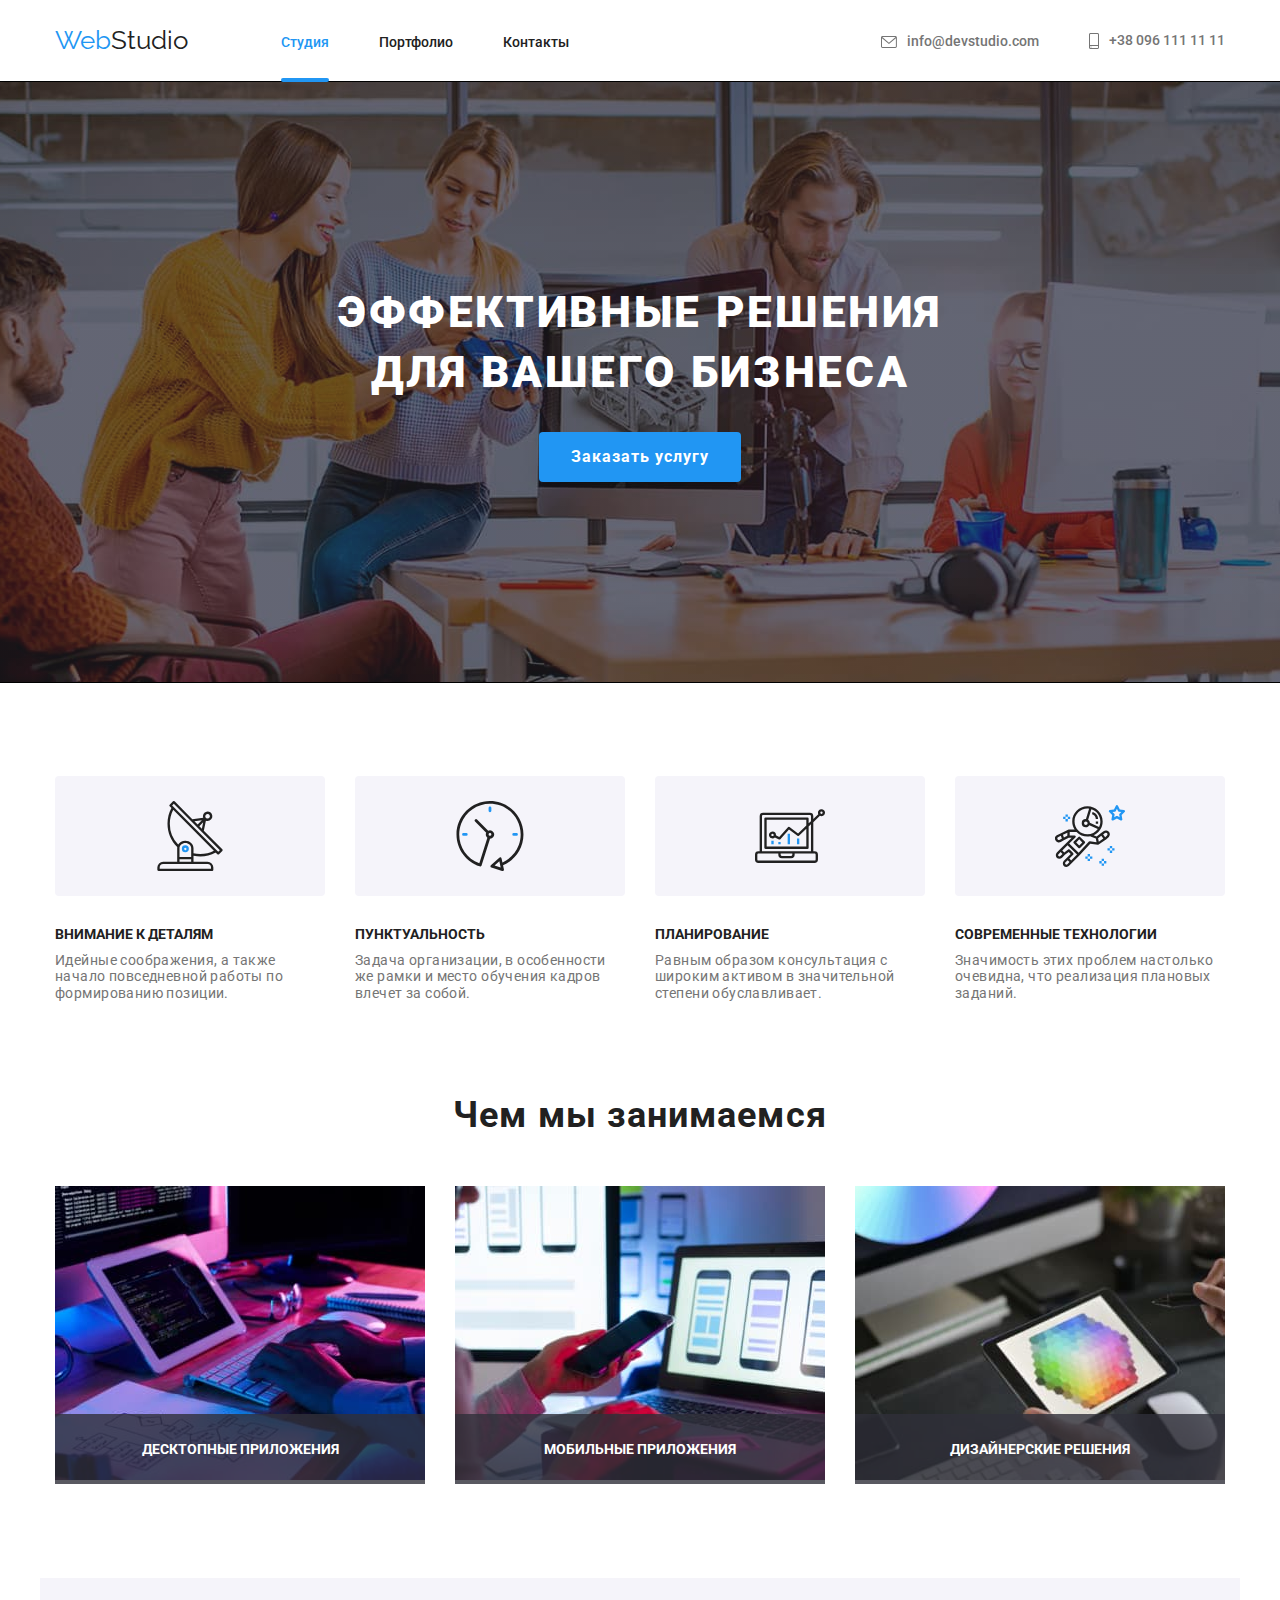
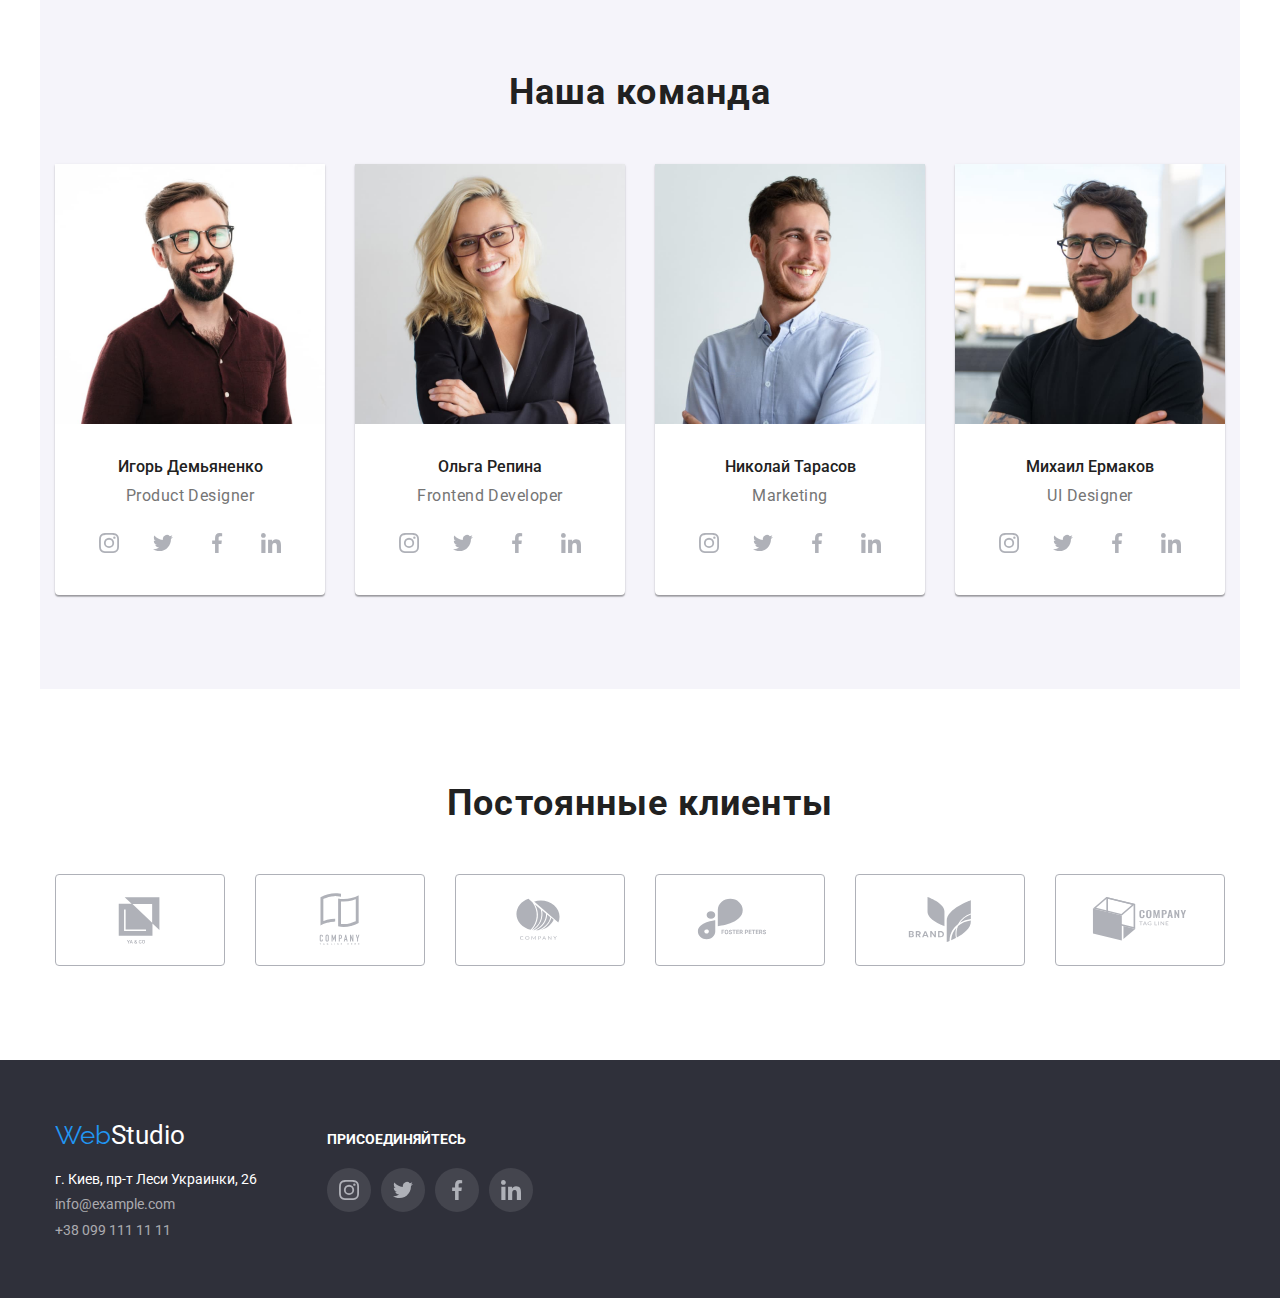
<file: index.html>
<!DOCTYPE html>
<html lang="en">
<head>
    <meta charset="UTF-8">
    <meta http-equiv="X-UA-Compatible" content="IE=edge">
    <meta name="viewport" content="width=device-width, initial-scale=1.0">
    <title>Студия.ДЗ3</title>
    <link rel="preconnect" href="https://fonts.googleapis.com">
    <link rel="preconnect" href="https://fonts.gstatic.com" crossorigin>
    <link href="https://fonts.googleapis.com/css2?family=Raleway:wght@700&family=Roboto:wght@400;500;700;900&display=swap"
    rel="stylesheet">
    <link rel="stylesheet" href="https://cdnjs.cloudflare.com/ajax/libs/modern-normalize/1.1.0/modern-normalize.min.css">
    <link rel="stylesheet" href="./css/styles.css">
</head>
<body class="page">
    <header class="page-header container">
        <nav class="nav-container">
            <a href="./index.html" class="logo"><span class="logo-web">Web</span><span class="logo-studio-header">Studio</span></a>
            <ul class="site-nav list">
                <li class="site-nav-item"><a href="" class="menu-link current">Студия</a></li>
                <li class="site-nav-item"><a href="./portfolio.html" class="menu-link">Портфолио</a></li>
                <li class="site-nav-item"><a href="" class="menu-link">Контакты</a></li>
            </ul>
        </nav>
        <div class="auth-container">
            <ul class="auth-nav list">
                <li class="item-contact">
                    <a href="mailto:info@devstudio.com" class="link">
                        <svg class="icon-envelope">
                        <use href="./images/sprite.svg#icon-envelopehover"></use>
                    </svg>info@devstudio.com</a></li>
                <li class="item-contact">
                    <a href="tel:+380961111111" class="link">
                        <svg class="icon-smartphone">
                        <use href="./images/sprite.svg#icon-smartphone"></use>
                    </svg>+38 096 111 11 11</a></li>
            </ul>
        </div>
    </header>
        <main>
        <section class="hero overlay">
            <h1 class="hero-title">Эффективные решения<br> для вашего бизнеса</h1>
            <button type="button" class="button hero" data-modal-open>Заказать услугу</button>
            <div class="backdrop is-hidden" data-modal>
                <div class="modal">
                    <button data-modal-close class="close-button">
                    <svg class="icon-close">
                        <use href="./images/icon-close.svg#icon-icon-close"></use>
                    </svg>
                    </button>
                </div>
            </div>
        </section>
        <section class="section-meta">
            <div class="section-container">
                <h2 class="visually-hidden">Преимущества</h2>
                <ul class="meta-list">
                    <li class="meta-item">
                        <div class="meta-icon">
                            <svg class="icon-antenna">
                                <use href="./images/sprite.svg#icon-antenna"></use>
                            </svg>
                        </div>
                        <h3 class="title">ВНИМАНИЕ К ДЕТАЛЯМ</h3>
                        <p class="title-text">Идейные соображения, а также начало повседневной работы по формированию позиции.</p>
                    </li>
                    <li class="meta-item">
                        <div class="meta-icon">
                            <svg class="icon-clock">
                                <use href="./images/sprite.svg#icon-clock"></use>
                            </svg>
                        </div>
                        <h3 class="title">ПУНКТУАЛЬНОСТЬ</h3>
                        <p class="title-text">Задача организации, в особенности же рамки и место обучения кадров влечет за собой.</p>
                    </li>
                    <li class="meta-item">
                        <div class="meta-icon">
                            <svg class="icon-diagram">
                                <use href="./images/sprite.svg#icon-diagram"></use>
                            </svg>
                        </div>
                        <h3 class="title">ПЛАНИРОВАНИЕ</h3>
                        <p class="title-text">Равным образом консультация с широким активом в значительной степени обуславливает.</p>
                    </li>
                    <li class="meta-item">
                        <div class="meta-icon">
                            <svg class="icon-astronaut">
                                <use href="./images/sprite.svg#icon-astronaut"></use>
                            </svg>
                        </div>
                        <h3 class="title">СОВРЕМЕННЫЕ ТЕХНОЛОГИИ</h3>
                        <p class="title-text">Значимость этих проблем настолько очевидна, что реализация плановых заданий.</p>
                    </li>
                </ul>
            </div>
        </section>
        <section class="section">
            <div class="section-work">
                <h2 class="section-title">Чем мы занимаемся</h2>
                <ul class="work-list">
                    <li class="work-item">
                        <div class="work-picture">
                            <img src="./images/img1.jpg" alt="Мужчина пишет код" width="370">
                            <div class="work-actions">
                                <p class="actions-title">ДЕСКТОПНЫЕ ПРИЛОЖЕНИЯ</p>
                            </div>
                        </div>
                    </li>
                    <li class="work-item">
                        <div class="work-picture">
                            <img src="./images/img2.jpg" alt="На ноутбуке программируется программа для телефонов" width="370">
                            <div class="work-actions">
                                <p class="actions-title">МОБИЛЬНЫЕ ПРИЛОЖЕНИЯ</p>
                            </div>
                        </div>
                    </li>
                    <li class="work-item">
                        <div class="work-picture">
                            <img src="./images/img3.jpg" alt="Дизайнер подбирает цветовую палитру" width="370">
                            <div class="work-actions">
                                <p class="actions-title">ДИЗАЙНЕРСКИЕ РЕШЕНИЯ</p>
                            </div>
                        </div>
                    </li>                        
                </ul>
            </div>
        </section>
        <section class="team container container-second">
            <h2 class="team-title">Наша команда</h2>
            <ul class="team-list">
                <li class="team-item">
                    <img src="./images/ihor-demyanenko.jpg" alt="ihor-demyanenko" width="270">
                    <div class="team-info">
                        <div class="team-fio"><h3 class="team-name">Игорь Демьяненко</h3></div>
                        <div class="team-worker"><p class="team-work">Product Designer</p></div>
                        <ul class="team-socials">
                            <li class="socials-icon">
                                <a href="#" class="socials-link">
                                    <svg class="icon-instagram">
                                        <use href="./images/sprite.svg#icon-instagram"></use>
                                    </svg>
                                </a>
                            </li>
                            <li class="socials-icon">
                                <a href="#" class="socials-link">
                                    <svg class="icon-twitter">
                                        <use href="./images/sprite.svg#icon-twitter"></use>
                                    </svg>
                                </a>
                            </li>
                            <li class="socials-icon">
                                <a href="#" class="socials-link">
                                    <svg class="icon-facebook">
                                        <use href="./images/sprite.svg#icon-facebook"></use>
                                    </svg>
                                </a>
                            </li>
                            <li class="socials-icon">
                                <a href="#" class="socials-link">
                                    <svg class="icon-linkedin">
                                        <use href="./images/sprite.svg#icon-linkedin"></use>
                                    </svg>
                                </a>
                            </li>
                        </ul>
                    </div>
                </li>
                <li class="team-item">
                    <img src="./images/olha-repina.jpg" alt="olha-repina" width="270">
                    <div class="team-info">
                        <div class="team-fio"><h3 class="team-name">Ольга Репина</h3></div>
                        <div class="team-worker"><p class="team-work">Frontend Developer</p></div>
                        <ul class="team-socials">
                            <li class="socials-icon">
                                <a href="#" class="socials-link">
                                    <svg class="icon-instagram">
                                        <use href="./images/sprite.svg#icon-instagram"></use>
                                    </svg>
                                </a>
                            </li>
                            <li class="socials-icon">
                                <a href="#" class="socials-link">
                                    <svg class="icon-twitter">
                                        <use href="./images/sprite.svg#icon-twitter"></use>
                                    </svg>
                                </a>
                            </li>
                            <li class="socials-icon">
                                <a href="#" class="socials-link">
                                    <svg class="icon-facebook">
                                        <use href="./images/sprite.svg#icon-facebook"></use>
                                    </svg>
                                </a>
                            </li>
                            <li class="socials-icon">
                                <a href="#" class="socials-link">
                                    <svg class="icon-linkedin">
                                        <use href="./images/sprite.svg#icon-linkedin"></use>
                                    </svg>
                                </a>
                            </li>
                        </ul>
                    </div>
                </li>
                <li class="team-item">
                    <img src="./images/nikolay-tarasov.jpg" alt="nikolay-tarasov" width="270">
                    <div class="team-info">
                        <div class="team-fio"><h3 class="team-name">Николай Тарасов</h3></div>
                        <div class="team-worker"><p class="team-work">Marketing</p></div>
                        <ul class="team-socials">
                            <li class="socials-icon">
                                <a href="#" class="socials-link">
                                    <svg class="icon-instagram">
                                        <use href="./images/sprite.svg#icon-instagram"></use>
                                    </svg>
                                </a>
                            </li>
                            <li class="socials-icon">
                                <a href="#" class="socials-link">
                                    <svg class="icon-twitter">
                                        <use href="./images/sprite.svg#icon-twitter"></use>
                                    </svg>
                                </a>
                            </li>
                            <li class="socials-icon">
                                <a href="#" class="socials-link">
                                    <svg class="icon-facebook">
                                        <use href="./images/sprite.svg#icon-facebook"></use>
                                    </svg>
                                </a>
                            </li>
                            <li class="socials-icon">
                                <a href="#" class="socials-link">
                                    <svg class="icon-linkedin">
                                        <use href="./images/sprite.svg#icon-linkedin"></use>
                                    </svg>
                                </a>
                            </li>
                        </ul>
                    </div>
                </li>
                <li class="team-item">
                    <img src="./images/mihail-ermakov.jpg" alt="mihail-ermakov" width="270">
                    <div class="team-info">
                        <div class="team-fio"><h3 class="team-name">Михаил Ермаков</h3></div>
                        <div class="team-worker"><p class="team-work">UI Designer</p></div>
                        <ul class="team-socials">
                            <li class="socials-icon">
                                <a href="#" class="socials-link">
                                    <svg class="icon-instagram">
                                        <use href="./images/sprite.svg#icon-instagram"></use>
                                    </svg>
                                </a>
                            </li>
                            <li class="socials-icon">
                                <a href="#" class="socials-link">
                                    <svg class="icon-twitter">
                                        <use href="./images/sprite.svg#icon-twitter"></use>
                                    </svg>
                                </a>
                            </li>
                            <li class="socials-icon">
                                <a href="#" class="socials-link">
                                    <svg class="icon-facebook">
                                        <use href="./images/sprite.svg#icon-facebook"></use>
                                    </svg>
                                </a>
                            </li>
                            <li class="socials-icon">
                                <a href="#" class="socials-link">
                                    <svg class="icon-linkedin">
                                        <use href="./images/sprite.svg#icon-linkedin"></use>
                                    </svg>
                                </a>
                            </li>
                        </ul>
                    </div>
                </li>
            </ul>
        </section>
        <section class="section-meta">
            <div class="section-container">
                <h2 class="clients-title">Постоянные клиенты</h2>
                <ul class="clients-list">
                    <li class="clients-item">
                        <a href="/" class="clients-icon">
                            <svg class="logo1">
                                <use href="./images/sprite.svg#icon-Logo1"></use>
                            </svg>
                        </a>
                    </li>
                    <li class="clients-item">
                        <a href="/" class="clients-icon">
                            <svg class="logo2">
                                <use href="./images/sprite.svg#icon-Logo2"></use>
                            </svg>
                        </a>
                    </li>
                    <li class="clients-item">
                        <a href="/" class="clients-icon">
                            <svg class="logo3">
                                <use href="./images/sprite.svg#icon-Logo3"></use>
                            </svg>
                        </a>
                    </li>
                    <li class="clients-item">
                        <a href="/" class="clients-icon">
                            <svg class="logo4">
                                <use href="./images/sprite.svg#icon-Logo4"></use>
                            </svg>
                        </a>
                    </li>
                    <li class="clients-item">
                        <a href="/" class="clients-icon">
                            <svg class="logo5">
                                <use href="./images/sprite.svg#icon-Logo5"></use>
                            </svg>
                        </a>
                    </li>
                    <li class="clients-item">
                        <a href="/" class="clients-icon">
                            <svg class="logo6">
                                <use href="./images/sprite.svg#icon-Logo6"></use>
                            </svg>
                        </a>
                    </li>
                </ul>
            </div>
        </main>
    <footer class="footer">
        <div class="container footer-info">
            <div>
            <a href="/" class="logo-studio"><span class="logo-web">Web</span><span class="logo-studio-footer">Studio</span></a>
            <address class="address-container">
                <ul class="address-list">
                    <li class="element"><a href="#" class="map-link">г. Киев, пр-т Леси Украинки, 26</a></li>
                    <li class="element"><a href="mailto:info@example.com" class="address-link">info@example.com</a></li>
                    <li class="element"><a href="tel:+380991111111" class="address-tel">+38 099 111 11 11</a></li>
                </ul>
            </address>
            </div>
            <div class="footer-socials">
                <h3 class="footer-title">ПРИСОЕДИНЯЙТЕСЬ</h3>
                <ul class="footer-socials-item">
                    <li class="footer-socials-icon">
                        <a href="#" class="footer-social-link">
                            <svg class="icon-instagram">
                                <use href="./images/sprite.svg#icon-instagram"></use>
                            </svg>
                        </a>
                    </li>
                    <li class="footer-socials-icon">
                        <a href="#" class="footer-social-link">
                            <svg class="icon-twitter">
                                <use href="./images/sprite.svg#icon-twitter"></use>
                            </svg>
                        </a>
                    </li>
                    <li class="footer-socials-icon">
                        <a href="#" class="footer-social-link">
                            <svg class="icon-facebook">
                                <use href="./images/sprite.svg#icon-facebook"></use>
                            </svg>
                        </a>
                    </li>
                    <li class="footer-socials-icon">
                        <a href="#" class="footer-social-link">
                            <svg class="icon-linkedin">
                                <use href="./images/sprite.svg#icon-linkedin"></use>
                            </svg>
                        </a>
                    </li>
                </ul>
            </div>
        </div>
    </footer>
    <script src="./js/modal.js"></script>
</body>
</html>
</file>
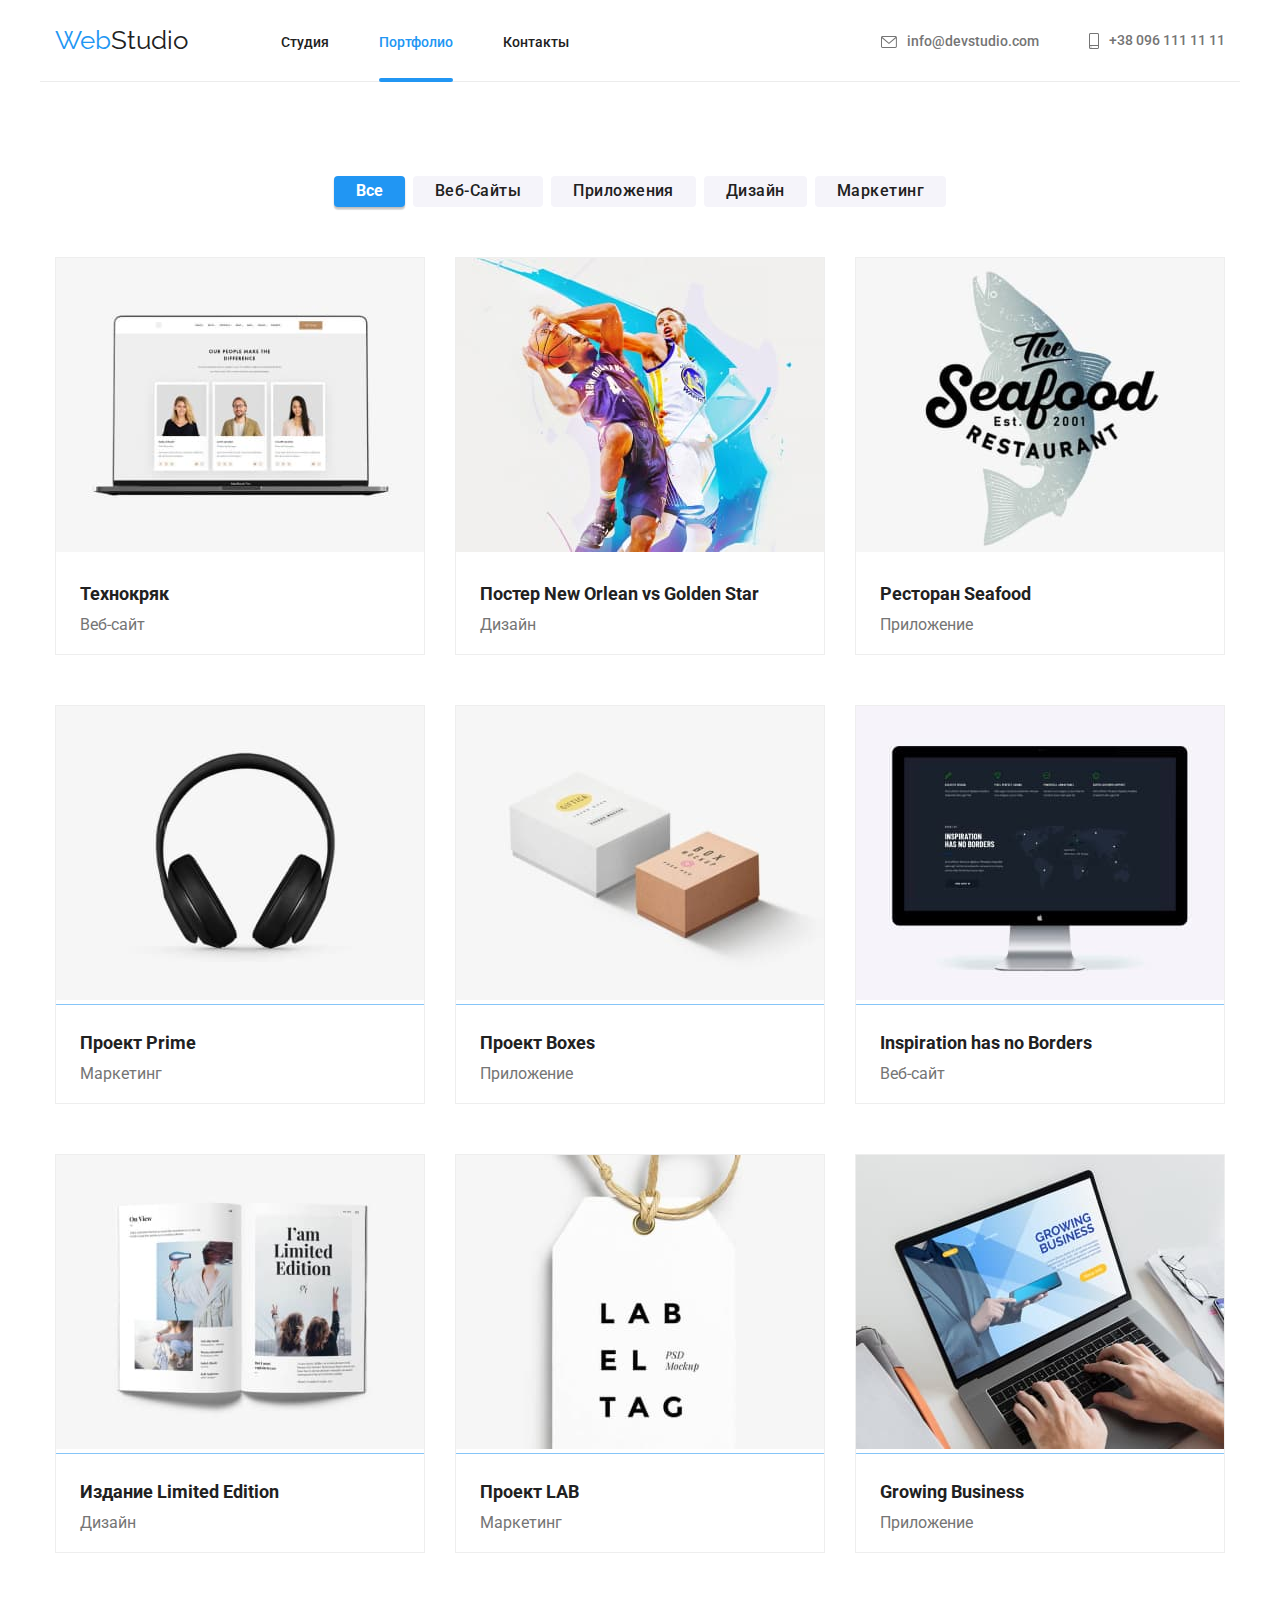
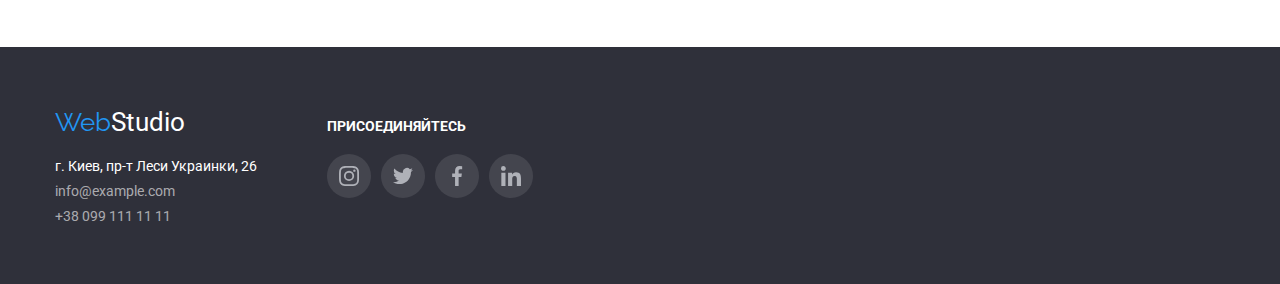
<file: portfolio.html>
<!DOCTYPE html>
<html lang="en">
<head>
    <meta charset="UTF-8">
    <meta http-equiv="X-UA-Compatible" content="IE=edge">
    <meta name="viewport" content="width=device-width, initial-scale=1.0">
    <title>Портфолио</title>
    <link rel="preconnect" href="https://fonts.googleapis.com">
    <link rel="preconnect" href="https://fonts.gstatic.com" crossorigin>
    <link href="https://fonts.googleapis.com/css2?family=Raleway:wght@700&family=Roboto:wght@400;500;700;900&display=swap"
        rel="stylesheet">
    <link rel="stylesheet" href="https://cdnjs.cloudflare.com/ajax/libs/modern-normalize/1.1.0/modern-normalize.min.css">
    <link rel="stylesheet" href="./css/styles.css">
</head>
<body class="page">
    <header class="page-header container">
        <nav class="nav-container">
            <a href="./index.html" class="logo"><span class="logo-web">Web</span><span
                    class="logo-studio-header">Studio</span></a>
            <ul class="site-nav list">
                <li class="site-nav-item"><a href="./index.html" class="menu-link">Студия</a></li>
                <li class="site-nav-item"><a href="" class="menu-link current">Портфолио</a></li>
                <li class="site-nav-item"><a href="" class="menu-link">Контакты</a></li>
            </ul>
        </nav>
        <div class="auth-container">
            <ul class="auth-nav list">
                <li class="item-contact">
                    <a href="mailto:info@devstudio.com" class="link">
                        <svg class="icon-envelope">
                            <use href="./images/sprite.svg#icon-envelopehover"></use>
                        </svg>info@devstudio.com</a>
                </li>
                <li class="item-contact">
                    <a href="tel:+380961111111" class="link">
                        <svg class="icon-smartphone">
                            <use href="./images/sprite.svg#icon-smartphone"></use>
                        </svg>+38 096 111 11 11</a>
                </li>
            </ul>
        </div>
    </header>
    <main>
        <section class="portfolio container container-second">
            <h1 class="visually-hidden">Portfolio</h1>
            <ul class="portfolio-buttons">
                <li class="ibuttons"><button type="button" class="primary">Все</button></li>
                <li class="ibuttons"><button type="button" class="secondary">Веб-Сайты</button></li>
                <li class="ibuttons"><button type="button" class="secondary">Приложения</button></li>
                <li class="ibuttons"><button type="button" class="secondary">Дизайн</button></li>
                <li class="ibuttons"><button type="button" class="secondary">Маркетинг</button></li>
            </ul>
            <ul class="portfolio-list">
                <li class="portfolio-block">
                    <a href="" class="portfolio-link">
                        <div class="product-thumb">
                            <img src="./images/img21.jpg" alt="Ноутбук на котором открыт сайт" width="370" height="294">
                            <p class="hidden-info">Технокряк это современная площадка распространения коронавируса. Компании используют эту
                                платформу для цифрового
                                шпионажа и атак на защищённые сервера конкурентов.</p>
                        </div>
                        <div class="card-info">
                            <div class="card-name">
                                <h3 class="portfolio-name">Технокряк</h3>
                            </div>
                            <div class="card-type">
                                <p class="portfolio-text">Веб-сайт</p>
                            </div>
                        </div>
                    </a>
                </li>
                <li class="portfolio-block">
                    <a href="" class="portfolio-link">
                        <div class="product-thumb">
                            <img src="./images/img22.jpg" alt="Баскетболисты" width="370" height="294"> 
                            <p class="hidden-info">Технокряк это современная площадка распространения коронавируса. Компании используют эту
                                платформу для цифрового
                                шпионажа и атак на защищённые сервера конкурентов.</p>
                        </div>
                        <div class="card-info">
                            <div class="card-name">
                                <h3 class="portfolio-name">Постер New Orlean vs Golden Star</h3>
                            </div>
                            <div class="card-type">
                                <p class="portfolio-text">Дизайн</p>
                            </div>
                        </div>
                    </a>
                </li>
                <li class="portfolio-block">
                    <a href="" class="portfolio-link">
                        <div class="product-thumb">
                            <img src="./images/img23.jpg" alt="Эмблема ресторана" width="370" height="294">
                            <p class="hidden-info">Технокряк это современная площадка распространения коронавируса. Компании используют эту
                                платформу для цифрового
                                шпионажа и атак на защищённые сервера конкурентов.</p>
                        </div>
                        <div class="card-info">
                            <div class="card-name">
                                <h3 class="portfolio-name">Ресторан Seafood</h3>
                            </div>
                            <div class="card-type">
                                <p class="portfolio-text">Приложение</p>
                            </div>
                        </div>
                    </a>
                </li>
                <li class="portfolio-block">
                    <a href="" class="portfolio-link">
                        <div class="product-thumb">
                            <img src="./images/img24.jpg" alt="Наушники" width="370" height="294">
                            <p class="hidden-info">Технокряк это современная площадка распространения коронавируса. Компании используют эту
                                платформу для цифрового
                                шпионажа и атак на защищённые сервера конкурентов.</p>
                        </div>
                        <div class="card-info">
                            <div class="card-name">
                                <h3 class="portfolio-name">Проект Prime</h3>
                            </div>
                            <div class="card-type">
                                <p class="portfolio-text">Маркетинг</p>
                            </div>
                        </div>
                    </a>
                </li>
                <li class="portfolio-block">
                    <a href="" class="portfolio-link">
                        <div class="product-thumb">
                        <img src="./images/img25.jpg" alt="Коробки" width="370" height="294">
                            <p class="hidden-info">Технокряк это современная площадка распространения коронавируса. Компании используют эту
                                платформу для цифрового
                                шпионажа и атак на защищённые сервера конкурентов.</p>
                        </div>
                        <div class="card-info">
                            <div class="card-name">
                                <h3 class="portfolio-name">Проект Boxes</h3>
                            </div>
                            <div class="card-type">
                                <p class="portfolio-text">Приложение</p>
                            </div>
                        </div>
                    </a>
                </li>
                <li class="portfolio-block">
                    <a href="" class="portfolio-link">
                        <div class="product-thumb">
                        <img src="./images/img26.jpg" alt="Монитор" width="370" height="294">
                            <p class="hidden-info">Технокряк это современная площадка распространения коронавируса. Компании используют эту
                                платформу для цифрового
                                шпионажа и атак на защищённые сервера конкурентов.</p>
                        </div>
                        <div class="card-info">
                            <div class="card-name">
                                <h3 class="portfolio-name">Inspiration has no Borders</h3>
                            </div>
                            <div class="card-type">
                                <p class="portfolio-text">Веб-сайт</p>
                            </div>
                        </div>
                    </a>
                </li>
                <li class="portfolio-block">
                    <a href="" class="portfolio-link">
                        <div class="product-thumb">
                        <img src="./images/img27.jpg" alt="Разворот журнала" width="370" height="294">
                            <p class="hidden-info">Технокряк это современная площадка распространения коронавируса. Компании используют эту
                                платформу для цифрового
                                шпионажа и атак на защищённые сервера конкурентов.</p>
                        </div>
                        <div class="card-info">
                            <div class="card-name">
                                <h3 class="portfolio-name">Издание Limited Edition</h3>
                            </div>
                            <div class="card-type">
                                <p class="portfolio-text">Дизайн</p>
                            </div>
                        </div>
                    </a>
                </li>
                <li class="portfolio-block">
                    <a href="" class="portfolio-link">
                        <div class="product-thumb">
                        <img src="./images/img28.jpg" alt="Бирка" width="370" height="294">
                            <p class="hidden-info">Технокряк это современная площадка распространения коронавируса. Компании используют эту
                                платформу для цифрового
                                шпионажа и атак на защищённые сервера конкурентов.</p>
                        </div>
                        <div class="card-info">
                            <div class="card-name">
                                <h3 class="portfolio-name">Проект LAB</h3>
                            </div>
                            <div class="card-type">
                                <p class="portfolio-text">Маркетинг</p>
                            </div>
                        </div>
                    </a>
                </li>
                <li class="portfolio-block">
                    <a href="" class="portfolio-link">
                        <div class="product-thumb">
                            <img src="./images/img29.jpg" alt="Бирка" width="370" height="294">
                            <p class="hidden-info">Технокряк это современная площадка распространения коронавируса. Компании используют эту
                                платформу для цифрового
                                шпионажа и атак на защищённые сервера конкурентов.</p>
                        </div>
                        <div class="card-info">
                            <div class="card-name">
                                <h3 class="portfolio-name">Growing Business</h3>
                            </div>
                            <div class="card-type">
                                <p class="portfolio-text">Приложение</p>
                            </div>
                        </div>
                    </a>
                </li>
            </ul>
        </section>
    </main>
    <footer class="footer">
        <div class="container footer-info">
            <div>
                <a href="/" class="logo-studio"><span class="logo-web">Web</span><span
                        class="logo-studio-footer">Studio</span></a>
                <address class="address-container">
                    <ul class="address-list">
                        <li class="element"><a href="#" class="map-link">г. Киев, пр-т Леси Украинки, 26</a></li>
                        <li class="element"><a href="mailto:info@example.com" class="address-link">info@example.com</a></li>
                        <li class="element"><a href="tel:+380991111111" class="address-tel">+38 099 111 11 11</a></li>
                    </ul>
                </address>
            </div>
            <div class="footer-socials">
                <h3 class="footer-title">ПРИСОЕДИНЯЙТЕСЬ</h3>
                <ul class="footer-socials-item">
                    <li class="footer-socials-icon">
                        <a href="#" class="footer-social-link">
                            <svg class="icon-instagram">
                                <use href="./images/sprite.svg#icon-instagram"></use>
                            </svg>
                        </a>
                    </li>
                    <li class="footer-socials-icon">
                        <a href="#" class="footer-social-link">
                            <svg class="icon-twitter">
                                <use href="./images/sprite.svg#icon-twitter"></use>
                            </svg>
                        </a>
                    </li>
                    <li class="footer-socials-icon">
                        <a href="#" class="footer-social-link">
                            <svg class="icon-facebook">
                                <use href="./images/sprite.svg#icon-facebook"></use>
                            </svg>
                        </a>
                    </li>
                    <li class="footer-socials-icon">
                        <a href="#" class="footer-social-link">
                            <svg class="icon-linkedin">
                                <use href="./images/sprite.svg#icon-linkedin"></use>
                            </svg>
                        </a>
                    </li>
                </ul>
            </div>
        </div>
    </footer>
</body>
</html>
</file>
<file: css/styles.css>
:root {
  --primary-text-color: #757575;
  --title-text-color: #212121;
  --accent-text-color: #2196f3;
  --second-accent-text-color: #ffffff;
  --primary-bg-color: #ffffff;
  --accent-bg-color: #f5f4fa;
  --buttons-bg-color: #2196f3;
  --second-bg-color: #2f303a;

  --main-font: "Roboto", sans-serif;
  --logo-font: "Raleway", sans-serif;
}

html {
  box-sizing: border-box;
}

*,
*::before,
*::after {
  box-sizing: inherit;
}

body {
  color: var(--primary-text-color);
  background-color: var(--primary-bg-color);
  font-family: Roboto, sans-serif;
}

.container {
  width: 1200px;
  padding-right: 15px;
  padding-left: 15px;
  margin-right: auto;
  margin-left: auto;
}

a {
  display: block;
}

.container-second {
  padding-top: 94px;
}

/* Page header */
.page-header {
  background-color: var(--primary-bg-color);
  border-bottom: 1px solid #ececec;
  display: flex;
  align-items: center;
  justify-content: space-between;
}

.logo {
  display: block;
  padding: 24px 0 25px 0;
  text-decoration: none;
}

.logo-web {
  color: var(--accent-text-color);
  font-family: var(--logo-font);
  font-size: 26px;
  line-height: 1.19;
  /* letter-spacing: 0.03em; */
  text-decoration: none;
}

.logo-studio-header {
  color: var(--title-text-color);
  font-family: var(--logo-font);
  font-size: 26px;
  line-height: 1.19;
  /* letter-spacing: 0.03em; */
  text-decoration: none;
}

.list {
  list-style: none;
  padding: 0;
  margin: 0;
}

/* site-nav */
.site-nav {
  display: flex;
  margin-left: 93px;
}

.auth-container {
  display: flex;
}

.auth-nav {
  display: flex;
}

.site-nav .site-nav-item:not(:last-child) {
  margin-right: 50px;
}

.auth-nav .item-contact:not(:first-child) {
  margin-left: 50px;
}

.item-contact {
  display: flex;
  justify-content: center;
  align-items: center;
  cursor: pointer;
}

.site-nav .menu-link,
.auth-nav .link {
  display: block;
  padding: 32px 0;
  font-weight: 500;
  font-size: 14px;
  line-height: 1, 14;
  text-decoration: none;
  transition: color 250ms cubic-bezier(0.4, 0, 0.2, 1);
}

.site-nav .menu-link {
  color: var(--title-text-color);
}

.auth-nav .link {
  color: var(--primary-text-color);
}

.icon-envelope {
  width: 16px;
  height: 12px;
  fill: currentColor;
  vertical-align: middle;
}

.icon-smartphone {
  width: 10px;
  height: 16px;
  fill: currentColor;
  vertical-align: middle;
}

.icon-envelope,
.icon-smartphone {
  margin-right: 10px;
}

.contacts-icon {
  color: #afb1b8;
  transition: color 250ms cubic-bezier(0.4, 0, 0.2, 1);
}

.contacts-icon:hover {
  color: var(--buttons-bg-color);
}

.nav-container {
  display: flex;
  align-items: center;
}

.site-nav .menu-link:hover,
.site-nav .menu-link:focus,
.auth-nav .link:hover,
.auth-nav .link:focus {
  color: var(--accent-text-color);
}

.site-nav .menu-link.current {
  color: var(--accent-text-color);
}

.site-nav-item {
  position: relative;
  bottom: -1px;
}

.menu-link.current::after {
  content: "";
  position: absolute;
  display: block;
  width: 100%;
  height: 4px;
  background-color: var(--accent-text-color);
  border-radius: 2px;
  bottom: 0;
  /* transition: width 250ms cubic-bezier(0.4, 0, 0.2, 1); */
}

/* .menu-link.current:hover::after {
  width: 100%;
} */

/* Modal */

.backdrop {
  position: fixed;
  top: 0;
  left: 0;
  width: 100%;
  height: 100%;
  background-color: rgba(0, 0, 0, 0.2);
  opacity: 1;
  z-index: 2;
  transition: opacity 250ms cubic-bezier(0.4, 0, 0.2, 1);
}

.backdrop.is-hidden {
  opacity: 0;
  pointer-events: none;
  visibility: initial;
}

.modal {
  position: absolute;
  top: 50%;
  left: 50%;
  transform: translate(-50%, -50%);
  min-height: 581px;
  min-width: 528px;
  background: #fff;
  box-shadow: 0px 1px 3px rgba(0, 0, 0, 0.12), 0px 1px 1px rgba(0, 0, 0, 0.14),
    0px 2px 1px rgba(0, 0, 0, 0.2);
  border-radius: 4px;
}

.close-button {
  position: absolute;
  width: 30px;
  height: 30px;
  top: 8px;
  right: 8px;
  border-radius: 50%;
  align-items: center;
  background-color: var(--primary-bg-color);
  border: 1px solid rgba(0, 0, 0, 0.1);
  box-sizing: border-box;
  cursor: pointer;
  transition: fill 250ms cubic-bezier(0.4, 0, 0.2, 1),
    background 250ms cubic-bezier(0.4, 0, 0.2, 1);
}

.icon-close {
  width: 14px;
  height: 14px;
  display: flex;
  justify-content: center;
  align-items: center;
}

.close-button:hover,
.close-button:focus {
  fill: #ffffff;
  background: var(--accent-text-color);
}

/* main */

/* hero */
.hero {
  background-color: var(--second-bg-color);
  text-align: center;
  padding-bottom: 200px;
  padding-top: 200px;
}

.overlay {
  max-width: 1600px;
  height: 600px;
  margin-right: auto;
  margin-left: auto;
  background-image: linear-gradient(
      to right,
      rgba(47, 48, 58, 0.4),
      rgba(47, 48, 58, 0.4)
    ),
    url(../images/hero.jpg);
  background-position: center;
  background-size: cover;
  outline: 1px solid black;
}

.hero-title {
  color: var(--second-accent-text-color);
  font-weight: 900;
  font-size: 44px;
  line-height: 60px;
  /* or 136% */

  text-align: center;
  letter-spacing: 0.06em;
  text-transform: uppercase;
  margin: 0;
  padding: 0;
  padding-bottom: 30px;
}

/* meta */

.section-meta {
  margin: 0;
  padding: 94px 0;
}

.section-container {
  width: 1200px;
  margin-top: 0;
  padding-right: 15px;
  padding-left: 15px;
  margin-right: auto;
  margin-left: auto;
}

.meta-list,
.clients-list {
  list-style: none;
  display: flex;
  justify-content: center;
  margin: 0;
  padding: 0;
}

.meta-list .meta-item {
  width: 270px;
}

.meta-list .meta-item:not(:last-child) {
  margin-right: 30px;
}

.meta-icon {
  width: 270px;
  height: 120px;
  background-color: var(--accent-bg-color);
  margin-bottom: 30px;
  border-radius: 4px;
  padding: 0;
  border: none;
  display: flex;
  justify-content: center;
  align-items: center;
}

.icon-antenna,
.icon-clock,
.icon-diagram,
.icon-astronaut {
  width: 70px;
  height: 70px;
}

.title {
  color: var(--title-text-color);
  font-weight: bold;
  font-size: 14px;
  line-height: 1, 14;
  text-transform: uppercase;
  display: block;
  margin: 0;
  padding: 0;
}

.title-text {
  font-size: 14px;
  line-height: 1, 71;
  /* or 171% */
  letter-spacing: 0.03em;
  margin: 0;
  padding: 0;
  margin-top: 10px;
}

/* Work */

.section-work {
  width: 1200px;
  padding-right: 15px;
  padding-left: 15px;
  margin-right: auto;
  margin-left: auto;
  display: block;
  padding-bottom: 94px;
}

.work-list {
  list-style: none;
  justify-content: center;
  margin: 0;
  padding: 0;
  display: flex;
  margin-top: 50px;
}

.work-list .work-item:not(:last-child) {
  margin-right: 30px;
}

.work-picture {
  position: relative;
  margin: 0;
  padding: 0;
  z-index: 1;
}

.work-actions {
  position: absolute;
  background-color: rgba(47, 48, 58, 0.8);
  width: 370px;
  height: 70px;
  align-items: center;
  text-align: center;
  bottom: 0;
  left: 0;
  display: flex;
  justify-content: center;
}

.actions-title {
  color: var(--second-accent-text-color);
  font-weight: bold;
  font-size: 14px;
  line-height: 1, 14;
  padding: 0;
}

.section-title,
.team-title,
.clients-title {
  color: var(--title-text-color);
  font-weight: bold;
  font-size: 36px;
  line-height: 1, 17;
  text-align: center;
  letter-spacing: 0.03em;
  margin: 0;
  padding: 0;
}

/* features */
.feature-list .title {
  color: var(--title-text-color);
}

/* team */
.team {
  background-color: var(--accent-bg-color);
  padding-bottom: 94px;
}

.team-list {
  list-style: none;
  display: flex;
  justify-content: center;
  padding: 0;
  margin: 0;
  padding-top: 50px;
}

.team-item {
  background-color: var(--primary-bg-color);
  box-shadow: 0px 1px 3px rgba(0, 0, 0, 0.12), 0px 1px 1px rgba(0, 0, 0, 0.14),
    0px 2px 1px rgba(0, 0, 0, 0.2);
  border-radius: 0px 0px 4px 4px;
}

.team-name {
  color: var(--title-text-color);
  font-weight: 500;
  font-size: 16px;
  line-height: 1, 19;
  /* identical to box height */
  margin: 0;
  padding: 0;
}

.team-fio {
  display: block;
  text-align: center;
  padding-bottom: 10px;
}

.team-info {
  padding: 30px 0;
}

.team-work {
  font-size: 16px;
  line-height: 1, 19;
  /* identical to box height */
  letter-spacing: 0.03em;
  color: var(--primary-text-color);
  background-color: var(--primary-bg-color);
  text-align: center;
  margin: 0;
}

.team-worker {
  display: block;
  text-align: center;
}

.team-list .team-item:not(:last-child) {
  margin-right: 30px;
}

.team-socials {
  list-style: none;
  display: flex;
  justify-content: center;
  align-items: center;
  cursor: pointer;
  padding: 0;
  margin: 0;
  margin-top: 16px;
}

.socials-link {
  width: 44px;
  height: 44px;
  display: flex;
  justify-content: center;
  align-items: center;
  cursor: pointer;
  fill: #afb1b8;
  border-radius: 50%;
  transition: fill 250ms cubic-bezier(0.4, 0, 0.2, 1),
    background 250ms cubic-bezier(0.4, 0, 0.2, 1);
}

.icon-instagram,
.icon-twitter,
.icon-facebook,
.icon-linkedin {
  width: 20px;
  height: 20px;
}

.socials-link:hover,
.socials-link:focus {
  fill: #ffffff;
  background: var(--accent-text-color);
}

.team-socials .socials-icon:not(:last-child) {
  margin-right: 10px;
}

/* Clients */

.clients-title {
  margin-bottom: 50px;
}

.clients-icon {
  fill: #afb1b8;
  width: 170px;
  height: 92px;
  border: 1px solid #afb1b8;
  box-sizing: border-box;
  border-radius: 4px;
  padding: 0;
  display: flex;
  justify-content: center;
  align-items: center;
  cursor: pointer;
  transition: fill 250ms cubic-bezier(0.4, 0, 0.2, 1),
    border 250ms cubic-bezier(0.4, 0, 0.2, 1);
}

.clients-icon:hover {
  fill: var(--buttons-bg-color);
  border: 1px solid var(--buttons-bg-color);
}

.logo1,
.logo2,
.logo3,
.logo4,
.logo5,
.logo6 {
  width: 106px;
  height: 60px;
}

.clients-list .clients-item:not(:last-child) {
  margin-right: 30px;
}

/* button */

.button.hero {
  color: var(--second-accent-text-color);
  background-color: var(--buttons-bg-color);
  font-weight: bold;
  font-size: 16px;
  line-height: 30px;
  /* identical to box height, or 187% */
  display: inline-block;
  align-items: center;
  letter-spacing: 0.06em;
  border-radius: 4px;
  padding: 10px 32px;
  border: 0;
  box-shadow: 0px 4px 4px rgba(0, 0, 0, 0.15);
  cursor: pointer;
  height: 50px;
}

.primary {
  color: var(--second-accent-text-color);
  background-color: var(--buttons-bg-color);
  cursor: pointer;
  font-weight: bold;
  font-size: 16px;
  line-height: 1, 88;
  /* identical to box height, or 187% */
  display: block;
  align-items: center;
  text-align: center;
  border-radius: 4px;
  padding: 6px 22px;
  border: 0;
  box-shadow: 0px 3px 1px rgba(0, 0, 0, 0.1), 0px 1px 2px rgba(0, 0, 0, 0.08),
    0px 2px 2px rgba(0, 0, 0, 0.12);
}

.secondary {
  color: var(--title-text-color);
  background-color: var(--accent-bg-color);
  cursor: pointer;
  font-weight: 500;
  font-size: 16px;
  line-height: 1, 63;
  /* identical to box height, or 162% */
  text-align: center;
  letter-spacing: 0.03em;
  border: 0;
  border-radius: 4px;
  padding: 6px 22px;
  transition: background-color 250ms cubic-bezier(0.4, 0, 0.2, 1);
}

.secondary:hover,
.secondary:focus {
  background-color: var(--accent-text-color);
  color: var(--second-accent-text-color);
}

.footer {
  background-color: var(--second-bg-color);
  padding: 60px 0;
  text-decoration: none;
}

.logo-studio {
  display: block;
  margin: 0 0 20px 0;
  padding: 0;
  text-decoration: none;
}

.logo-studio-footer {
  color: var(--second-accent-text-color);
  font-size: 26px;
  text-decoration: none;
}

.map-link {
  color: var(--second-accent-text-color);
  font-size: 14px;
  line-height: 1, 71;
  /* or 171% */
  text-decoration: none;
  font-style: normal;
  display: block;
}

.address-link {
  font-size: 14px;
  line-height: 1, 71;
  /* or 171% */
  color: rgba(255, 255, 255, 0.6);
  text-decoration: none;
  font-style: normal;
  display: block;
  transition: color 250ms cubic-bezier(0.4, 0, 0.2, 1);
}

.element:not(:last-child) {
  margin-bottom: 9px;
}

.address-tel {
  font-size: 14px;
  line-height: 1, 71;
  /* or 171% */
  color: rgba(255, 255, 255, 0.6);
  text-decoration: none;
  font-style: normal;
  display: block;
  margin: 0;
  padding: 0;
  transition: color 250ms cubic-bezier(0.4, 0, 0.2, 1);
}

.address-list {
  list-style: none;
  padding: 0;
  margin: 0;
}

.address-tel:hover,
.address-link:hover,
.address-link:focus,
.address-tel:focus {
  color: var(--accent-text-color);
}

.footer-info {
  display: flex;
  align-items: baseline;
}

.footer-title {
  color: var(--second-accent-text-color);
  font-weight: bold;
  font-size: 14px;
  line-height: 1, 14;
  text-transform: uppercase;
  display: block;
  margin: 0;
  padding: 0;
  margin-bottom: 20px;
}

.footer-socials {
  list-style: none;
  cursor: pointer;
  padding: 0;
  margin: 0;
  margin-left: 70px;
}

.footer-socials-item {
  display: flex;
  margin: 0;
  padding: 0;
  list-style: none;
}

.footer-social-link {
  width: 44px;
  height: 44px;
  border-radius: 50%;
  fill: #afb1b8;
  display: flex;
  justify-content: center;
  align-items: center;
  cursor: pointer;
  background-color: rgba(255, 255, 255, 0.1);
  transition: fill 250ms cubic-bezier(0.4, 0, 0.2, 1),
    background 250ms cubic-bezier(0.4, 0, 0.2, 1);
}

.icon-instagram,
.icon-twitter,
.icon-facebook,
.icon-linkedin {
  width: 20px;
  height: 20px;
}

.footer-social-link:hover,
.footer-social-link:focus {
  fill: #ffffff;
  background: var(--accent-text-color);
}

.footer-socials-icon:not(:last-child) {
  margin-right: 10px;
}

/* Portfolio */

.portfolio {
  padding-bottom: 94px;
}

.portfolio-list {
  list-style: none;
  display: flex;
  flex-wrap: wrap;
  padding: 0;
  margin: 0;
  margin-left: -30px;
  margin-top: -50px;
}

.portfolio-block {
  width: 370px;
  /* height: 404px; */
  border: 1px solid #eeeeee;
  box-sizing: border-box;
  margin-left: 30px;
  margin-top: 50px;
  flex-basis: calc((100% - 90px) / 3);
}

.portfolio-link:hover,
.portfolio-link:focus {
  box-shadow: 0px 1px 1px rgba(0, 0, 0, 0.12), 0px 4px 4px rgba(0, 0, 0, 0.06),
    1px 4px 6px rgba(0, 0, 0, 0.16);
}

.portfolio-link {
  text-decoration: none;
  transition: box-shadow 250 ms cubic-bezier(0.4, 0, 0.2, 1);
}

.portfolio-name {
  color: var(--title-text-color);
  font-weight: bold;
  font-size: 18px;
  line-height: 2;
  /* identical to box height, or 200% */
  text-decoration: none;
  margin: 0;
  padding: 0;
}

.product-thumb {
  position: relative;
  overflow: hidden;
}

.product-thumb::before {
  background-color: rgba(33, 150, 243, 0.9);
}

.hidden-info,
.product-thumb::before {
  display: inline-block;
  content: "";
  position: absolute;
  top: 0;
  left: 0;
  width: 100%;
  height: 100%;
  transform: translateY(100%);
  transition: transform 250ms cubic-bezier(0.4, 0, 0.2, 1);
}

.portfolio-link:hover .product-thumb::before {
  transform: translateY(0);
}

.hidden-info {
  padding: 63px 24px;
  font-family: Roboto;
  font-style: normal;
  font-weight: normal;
  font-size: 18px;
  line-height: 28px;
  letter-spacing: 0.03em;
  color: var(--second-accent-text-color);
  opacity: 0;
  transition: opacity 250ms cubic-bezier(0.4, 0, 0.2, 1);
}

.portfolio-block:hover .hidden-info,
.portfolio-link:hover .product-thumb::before,
.portfolio-block:focus .hidden-info,
.portfolio-link:focus .product-thumb::before {
  opacity: 1;
  transform: translateY(0);
  transition: transform 250 ms cubic-bezier(0.4, 0, 0.2, 1);
}

/* Card info */

.card-info {
  padding: 20px 0 20px 24px;
}

.card-name {
  padding-bottom: 4px;
}

.portfolio-text {
  color: var(--primary-text-color);
  font-size: 16px;
  line-height: 1, 88;
  /* identical to box height, or 187% */
  text-decoration: none;
  padding: 0;
  margin: 0;
}

.portfolio-name {
  color: var(--title-text-color);
  font-weight: bold;
  font-size: 18px;
  line-height: 2;
  /* identical to box height, or 200% */
  text-decoration: none;
  margin: 0;
  padding: 0;
}

.portfolio-buttons {
  list-style: none;
  display: flex;
  justify-content: center;
  margin: 0;
  padding: 0;
  padding-bottom: 50px;
}

.portfolio-buttons .ibuttons:not(:last-child) {
  margin-right: 8px;
}

.ibuttons:hover,
.ibuttons:focus {
  box-shadow: 0px 3px 1px rgba(0, 0, 0, 0.1), 0px 1px 2px rgba(0, 0, 0, 0.08),
    0px 2px 2px rgba(0, 0, 0, 0.12);
}

.visually-hidden {
  position: absolute;
  clip: rect(0 0 0 0);
  width: 1px;
  height: 1px;
  margin: -1px;
  margin-top: 0;
}
</file>
